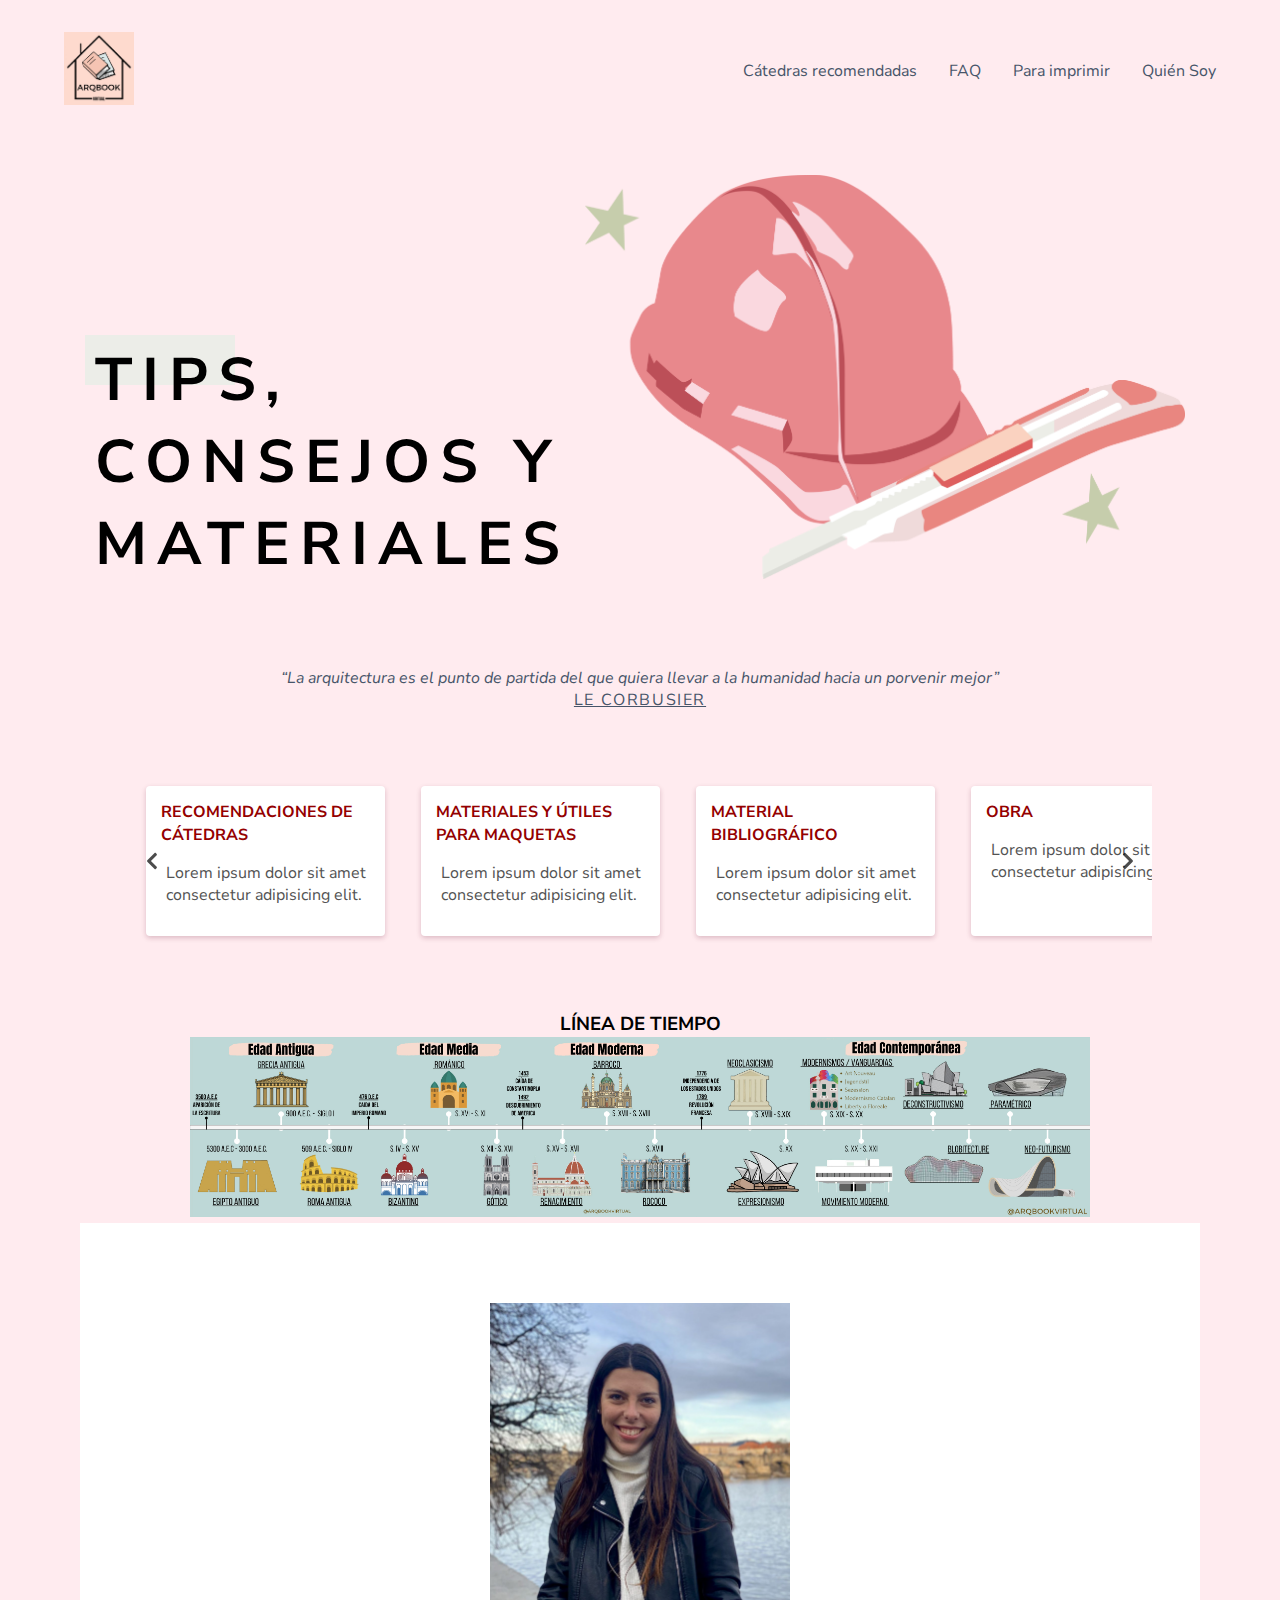
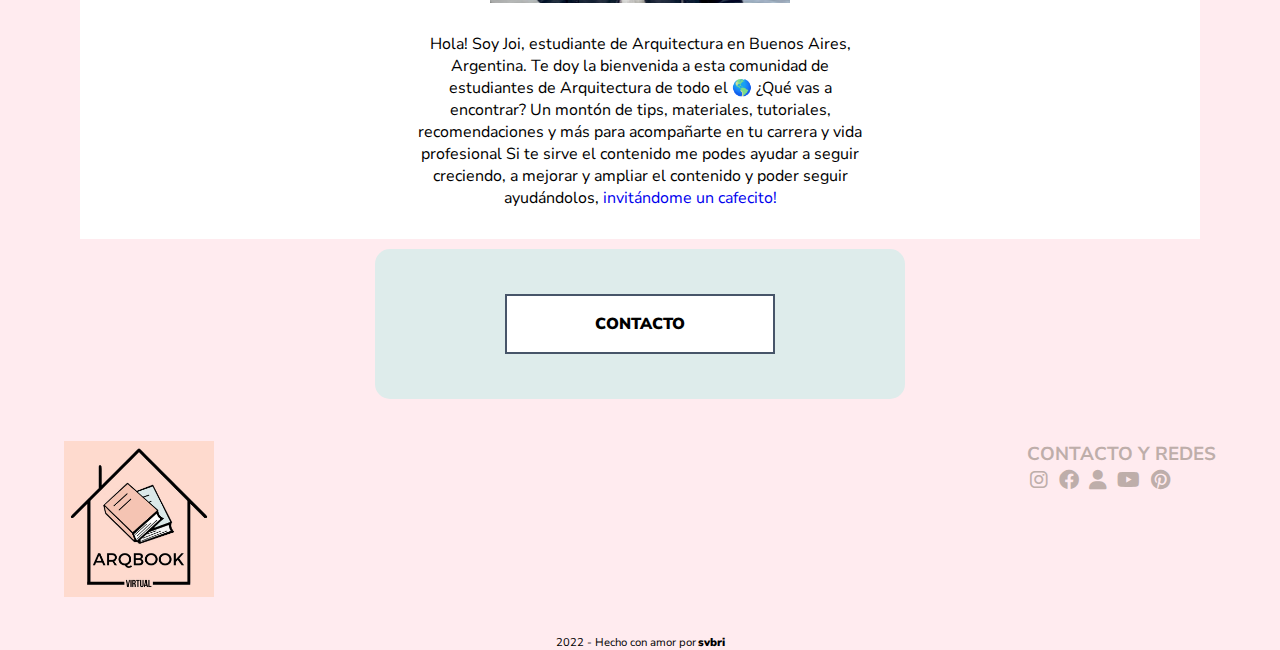
<file: web/index.html>
<!DOCTYPE html>
<html lang="en">

<head>
    <meta charset="UTF-8">
    <meta http-equiv="X-UA-Compatible" content="IE=edge">
    <meta name="viewport" content="width=device-width, initial-scale=1.0">
    <link rel="stylesheet" href="assets/styles/styles.css" rel="stylesheet">
    <link rel="stylesheet" href="assets/css/all.css" rel="stylesheet">
    <script type="text/javascript" src="scripts/hamburger.js"></script>
    <title>ARQBOOK</title>
</head>

<body>
    <header>
        <nav>
            <a href="https://svbri.github.io/arqbook-prueba/web" class="nav"><img
                    src="img/arqnook-scaled-e1611240845398.jpg" alt="logo" class="nav-logo"></a>
            <ul class="nav-menu">
                <li class="nav-item">
                    <a href="#">Cátedras recomendadas</a>
                </li>
                <li class="nav-item">
                    <a href="https://svbri.github.io/arqbook-prueba/web/faq.html">FAQ</a>
                </li>
                <li class="nav-item">
                    <a href=" #">Para imprimir</a>
                </li>
                <li class="nav-item">
                    <a href="#">Quién Soy</a>
                </li>
            </ul>
            <div class="hamburger">
                <span class="bar"></span>
                <span class="bar"></span>
                <span class="bar"></span>
            </div>
        </nav>
    </header>
    <div class="hero-container">
        <div class="hero">
            <div class="hero-text">
                <div class="square"></div>
                <div class="h2-text">
                    <h2>
                        TIPS, CONSEJOS Y MATERIALES
                    </h2>
                </div>
            </div>
            <div class="hero-img">
                <img class="images" src="img/img.png" alt="">
            </div>
        </div>
    </div>
    <div class="lecorbu">
        <p class="quote">
            “La arquitectura es el punto de partida del que quiera llevar a la humanidad hacia un porvenir mejor”
        </p>
        <p class="author">
            LE CORBUSIER
        </p>
    </div>

    <!--     <div class="carousel">
        <div class="item-list">
            <button class="item-arrow item-prev" id="button-prev">9</button>
            <div class="item-track">
                <div class="item">
                    <div>
                        <h3>RECOMENDACIONES DE CÁTEDRAS</h3>
                        <p>Lorem ipsum dolor, sit amet consectetur adipisicing elit.</p>
                    </div>
                </div>
                <div class="item">
                    <div>
                        <h3>MATERIALES Y ÚTILES PARA MAQUETAS</h3>
                        <p>Lorem ipsum dolor, sit amet consectetur adipisicing elit.</p>
                    </div>
                </div>
                <div class="item">
                    <div>
                        <h3>MATERIAL BIBLIOGRÁFICO</h3>
                        <p>Lorem ipsum dolor, sit amet consectetur adipisicing elit.</p>
                    </div>
                </div>
                <div class="item">
                    <div>
                        <h3>OBRA</h3>
                        <p>Lorem ipsum dolor, sit amet consectetur adipisicing elit.</p>
                    </div>
                </div>
                <div class="item">
                    <div>
                        <h3>ÚTILES PARA DIBUJO</h3>
                        <p>Lorem ipsum dolor, sit amet consectetur adipisicing elit.</p>
                    </div>
                </div>
            </div>
            <button class="item-arrow item-next" id="button-next">o</button>
        </div>
    </div> -->

    <div class="carousel">
        <div class="slick-list" id="slick-list">
            <button class="slick-arrow slick-prev" id="button-prev" data-button="button-prev"
                onclick="app.processingButton(event)">
                <svg aria-hidden="true" focusable="false" data-prefix="fas" data-icon="chevron-left"
                    class="svg-inline--fa fa-chevron-left fa-w-10" role="img" xmlns="http://www.w3.org/2000/svg"
                    viewBox="0 0 320 512">
                    <path fill="currentColor"
                        d="M34.52 239.03L228.87 44.69c9.37-9.37 24.57-9.37 33.94 0l22.67 22.67c9.36 9.36 9.37 24.52.04 33.9L131.49 256l154.02 154.75c9.34 9.38 9.32 24.54-.04 33.9l-22.67 22.67c-9.37 9.37-24.57 9.37-33.94 0L34.52 272.97c-9.37-9.37-9.37-24.57 0-33.94z">
                    </path>
                </svg>
            </button>
            <div class="slick-track" id="track">
                <div class="slick">
                    <div>
                        <a href="/">
                            <h4>RECOMENDACIONES DE CÁTEDRAS</h4>
                            <p>Lorem ipsum dolor sit amet consectetur adipisicing elit.</p>
                        </a>
                    </div>
                </div>
                <div class="slick">
                    <div>
                        <a href="/">
                            <h4>MATERIALES Y ÚTILES PARA MAQUETAS</h4>
                            <p>Lorem ipsum dolor sit amet consectetur adipisicing elit.</p>
                        </a>
                    </div>
                </div>
                <div class="slick">
                    <div>
                        <a href="/">
                            <h4>MATERIAL BIBLIOGRÁFICO</h4>
                            <p>Lorem ipsum dolor sit amet consectetur adipisicing elit.</p>
                        </a>
                    </div>
                </div>
                <div class="slick">
                    <div>
                        <a href="/">
                            <h4>OBRA</h4>
                            <p>Lorem ipsum dolor sit amet consectetur adipisicing elit.</p>
                        </a>
                    </div>
                </div>
                <div class="slick">
                    <div>
                        <a href="/">
                            <h4>ÚTILES PARA DIBUJO</h4>
                            <p>Lorem ipsum dolor sit amet consectetur adipisicing elit.</p>
                        </a>
                    </div>
                </div>
                <div class="slick">
                    <div>
                        <a href="/">
                            <h4>DETALLES CONSTRUCTIVOS</h4>
                            <p>Lorem ipsum dolor sit amet consectetur adipisicing elit.</p>
                        </a>
                    </div>
                </div>
                <div class="slick">
                    <div>
                        <a href="/">
                            <h4>CURSOS</h4>
                            <p>Lorem ipsum dolor sit amet consectetur adipisicing elit.</p>
                        </a>
                    </div>
                </div>
                <div class="slick">
                    <div>
                        <a href="/">
                            <h4>UNIVERSIDADES</h4>
                            <p>Lorem ipsum dolor sit amet consectetur adipisicing elit.</p>
                        </a>
                    </div>
                </div>
                <div class="slick">
                    <div>
                        <a href="/">
                            <h4>LIBRERÍAS TÉCNICAS Y MÁS</h4>
                            <p>Lorem ipsum dolor sit amet consectetur adipisicing elit.</p>
                        </a>
                    </div>
                </div>
                
            </div>
            <button class="slick-arrow slick-next" id="button-next" data-button="button-next"
                onclick="app.processingButton(event)">
                <svg aria-hidden="true" focusable="false" data-prefix="fas" data-icon="chevron-right"
                    class="svg-inline--fa fa-chevron-right fa-w-10" role="img" xmlns="http://www.w3.org/2000/svg"
                    viewBox="0 0 320 512">
                    <path fill="currentColor"
                        d="M285.476 272.971L91.132 467.314c-9.373 9.373-24.569 9.373-33.941 0l-22.667-22.667c-9.357-9.357-9.375-24.522-.04-33.901L188.505 256 34.484 101.255c-9.335-9.379-9.317-24.544.04-33.901l22.667-22.667c9.373-9.373 24.569-9.373 33.941 0L285.475 239.03c9.373 9.372 9.373 24.568.001 33.941z">
                    </path>
                </svg>
            </button>
        </div>
    </div>

    <div class="timeline">
        <h3>LÍNEA DE TIEMPO</h3>
        <a href="https://drive.google.com/file/d/1hagmjDveBG3ZXfSb7ZgOFZnnVieqGSN1/view">
            <img src="img/Linea del Tiempo Arquitectura - @arqbookvirtual.jpg" alt="linea de tiempo"
                class="timeline-img">
        </a>
    </div>

    <div class="contact-container">
        <div class="white-container">
            <div id="profile">
                <img src="img/FOTO-scaled-e1612331252106.jpg" alt="foto perfil" class="profile">
                <div class="textitos">
                    <p>Hola! Soy Joi, estudiante de Arquitectura en Buenos Aires, Argentina.
                        Te doy la bienvenida a esta comunidad de estudiantes de Arquitectura de todo el 🌎

                        ¿Qué vas a encontrar?
                        Un montón de tips, materiales, tutoriales, recomendaciones y más para acompañarte en tu carrera
                        y vida profesional

                        Si te sirve el contenido me podes ayudar a seguir creciendo, a mejorar y ampliar el contenido y
                        poder seguir ayudándolos,
                        <a href="https://cafecito.app/arqbookvirtual">invitándome un cafecito!</a>
                    </p>
                </div>
            </div>
        </div>
    </div>

    <a href="https://svbri.github.io/arqbook-prueba/web/contacto.html">
        <div class="div-text-p">
            <div class="text-p">
                <p>CONTACTO</p>
            </div>
        </div>
    </a>
    <footer>
        <div class="footer">
            <div>
                <a href="#" class="nav">
                    <img src="img/arqnook-scaled-e1611240845398.jpg" alt="logo" class="footer-logo">
                </a>
            </div>
            <div class="contactinfo">
                <h3>CONTACTO Y REDES</h3>
                <div id="socials">
                    <i class="fa fa-brands fa-instagram"></i>
                    <i class="fa fa-brands fa-facebook"></i>
                    <i class="fa fa-solid fa-user"></i>
                    <i class="fa fa-brands fa-youtube"></i>
                    <i class="fa fa-brands fa-pinterest"></i>
                </div>
            </div>
        </div>
        <p>2022 - Hecho con amor por <a href="https://github.com/svbri" class="svbri">svbri</a></p>
    </footer>
</body>

</html>
</file>
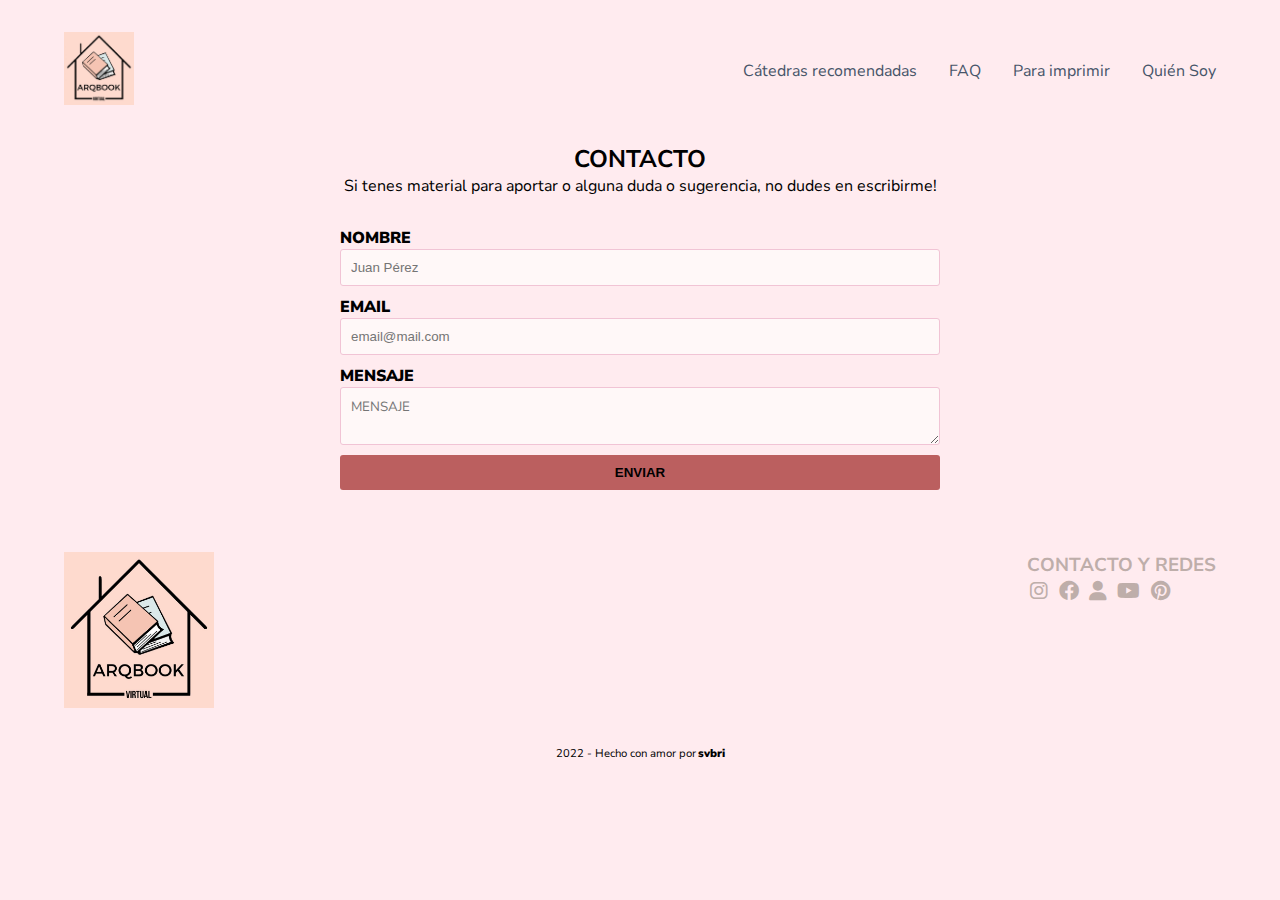
<file: web/contacto.html>
<!DOCTYPE html>
<html lang="en">

<head>
    <meta charset="UTF-8">
    <meta http-equiv="X-UA-Compatible" content="IE=edge">
    <meta name="viewport" content="width=device-width, initial-scale=1.0">
    <link rel="stylesheet" href="assets/styles/styles.css" rel="stylesheet">
    <link rel="stylesheet" href="assets/css/all.css" rel="stylesheet">
    <script type="text/javascript" src="scripts/hamburger.js"></script>
    <title>CONTACTO</title>
</head>

<body>
    <header>
        <nav>
            <a href="https://svbri.github.io/arqbook-prueba/web" class="nav"><img
                    src="img/arqnook-scaled-e1611240845398.jpg" alt="logo" class="nav-logo"></a>
            <ul class="nav-menu">
                <li class="nav-item">
                    <a href="#">Cátedras recomendadas</a>
                </li>
                <li class="nav-item">
                    <a href="https://svbri.github.io/arqbook-prueba/web/faq.html">FAQ</a>
                </li>
                <li class=" nav-item">
                    <a href=" #">Para imprimir</a>
                </li>
                <li class="nav-item">
                    <a href="#">Quién Soy</a>
                </li>
            </ul>
            <div class="hamburger">
                <span class="bar"></span>
                <span class="bar"></span>
                <span class="bar"></span>
            </div>
        </nav>
    </header>
    <div id="contacto">
        <h2>CONTACTO</h2>
        <p>Si tenes material para aportar o alguna duda o sugerencia, no dudes en escribirme!</p>
    </div>
    <div class="form-container">
        <form action="">
            <label for="fname">NOMBRE</label>
            <input type="text" id="fname" placeholder="Juan Pérez">
            <label for="femail">EMAIL</label>
            <input type="text" id="femail" placeholder="email@mail.com">
            <label for="ftext">MENSAJE</label>
            <textarea id="ftext" placeholder="MENSAJE"></textarea>
            <input type="submit" id="sub-button" value="ENVIAR">
        </form>
    </div>

    <footer>
        <div class="footer">
            <div>
                <a href="#" class="nav">
                    <img src="img/arqnook-scaled-e1611240845398.jpg" alt="logo" class="footer-logo">
                </a>
            </div>
            <div class="contactinfo">
                <h3>CONTACTO Y REDES</h3>
                <div id="socials">
                    <i class="fa fa-brands fa-instagram"></i>
                    <i class="fa fa-brands fa-facebook"></i>
                    <i class="fa fa-solid fa-user"></i>
                    <i class="fa fa-brands fa-youtube"></i>
                    <i class="fa fa-brands fa-pinterest"></i>
                </div>
            </div>
        </div>
        <p>2022 - Hecho con amor por <a href="#" class="svbri">svbri</a></p>
    </footer>
</body>

</html>
</file>
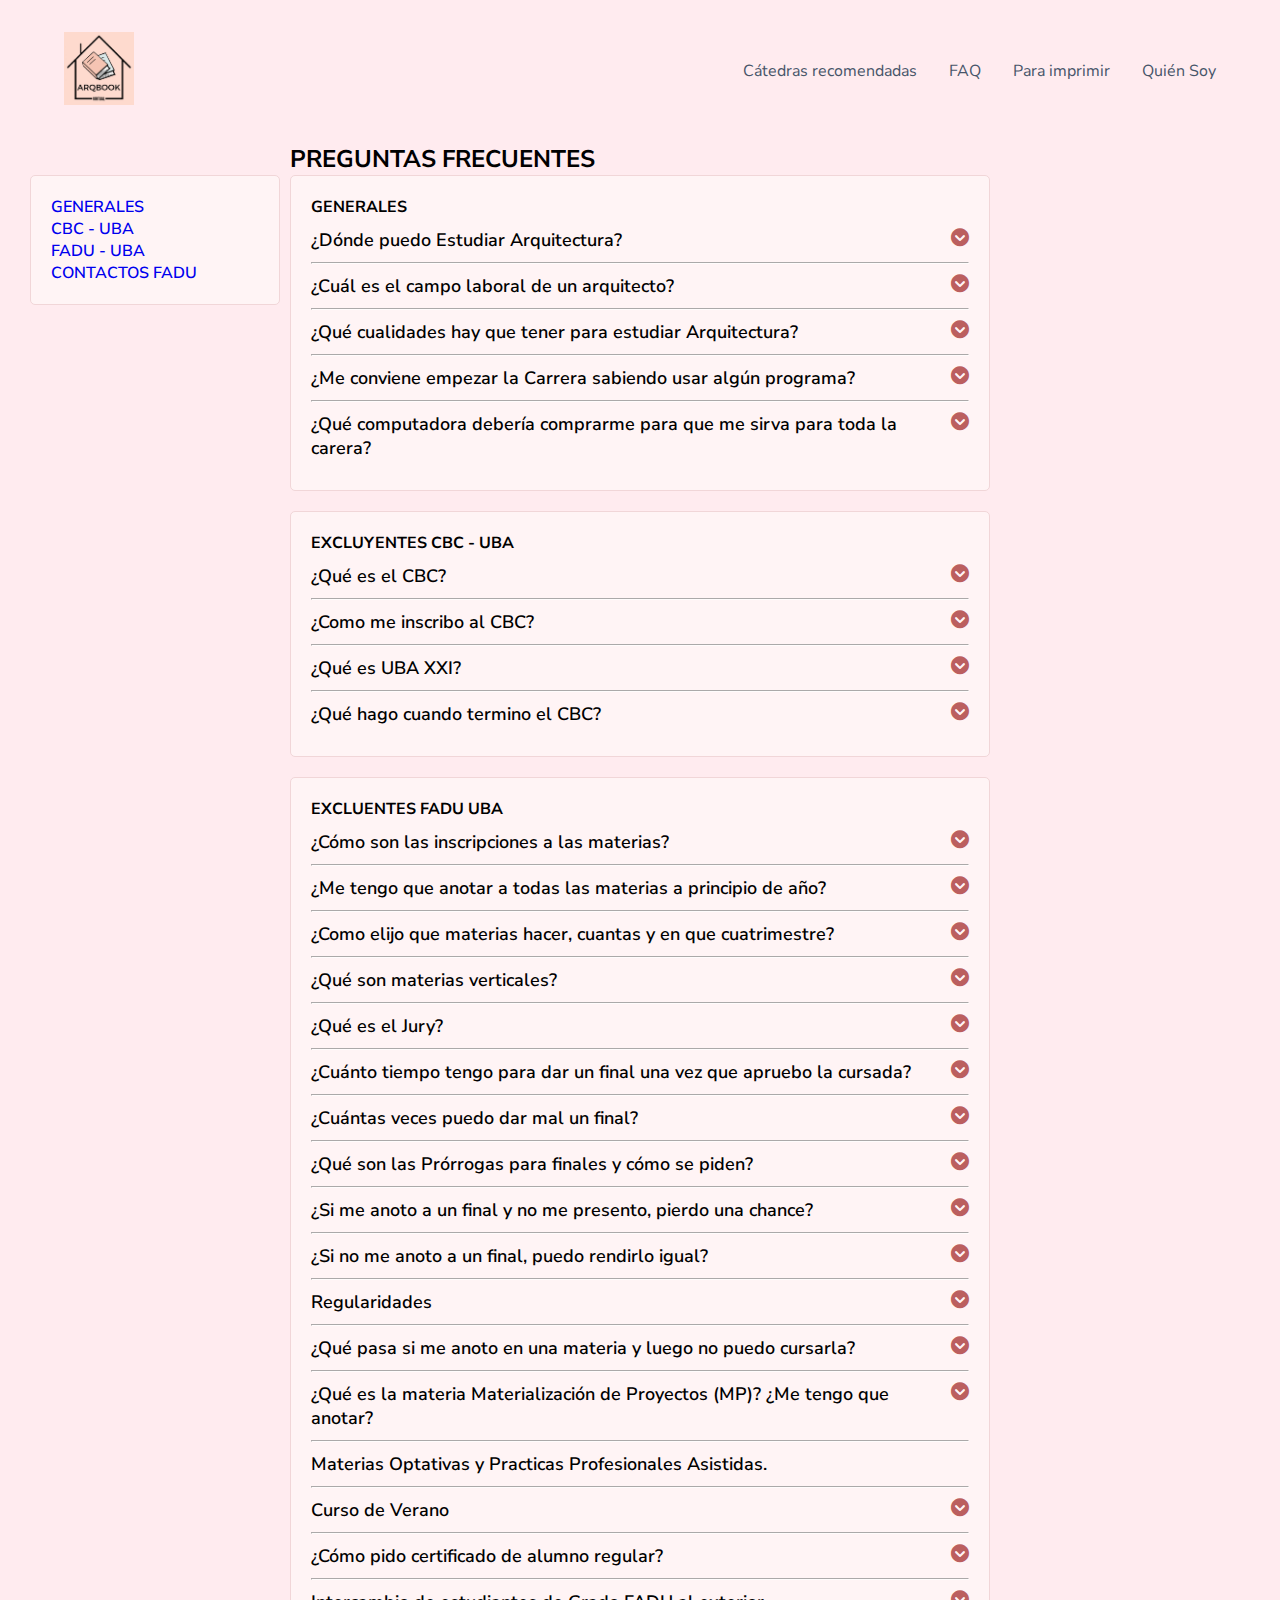
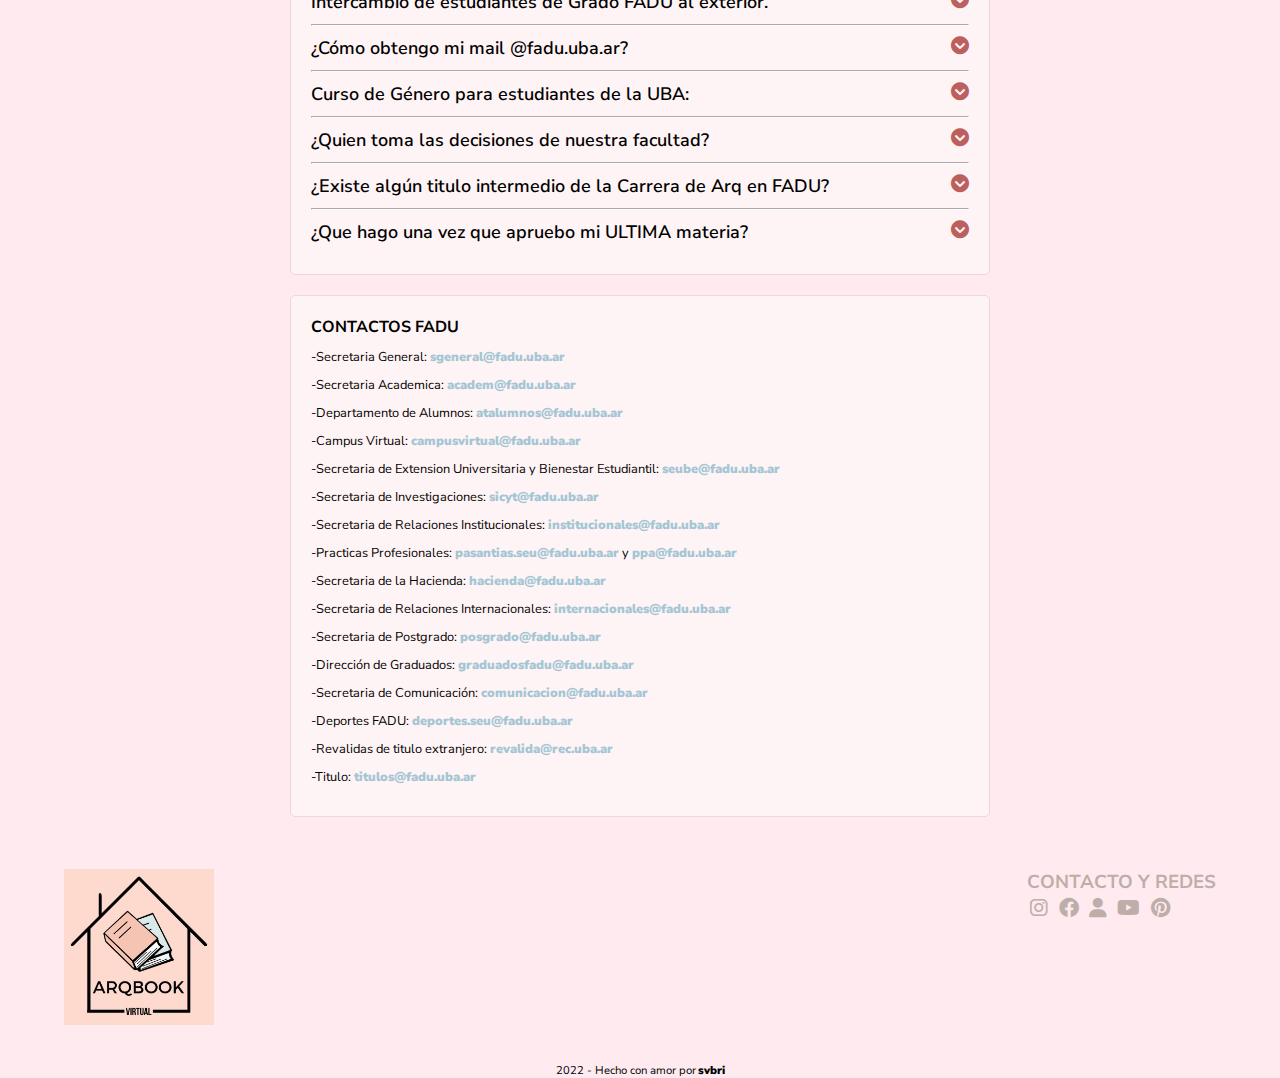
<file: web/faq.html>
<!DOCTYPE html>
<html lang="en">

<head>
    <meta charset="UTF-8">
    <meta http-equiv="X-UA-Compatible" content="IE=edge">
    <meta name="viewport" content="width=device-width, initial-scale=1.0">
    <link rel="stylesheet" href="assets/styles/styles.css" rel="stylesheet">
    <link rel="stylesheet" href="assets/css/all.css" rel="stylesheet">
    <script type="text/javascript" src="scripts/hamburger.js"></script>
    <title>FAQ</title>
    <!-- jQuery -->
    <script type="text/javascript" src="//code.jquery.com/jquery-3.6.0.min.js"></script>

    <script>
        $(document).ready(function () {

            $('.title-arrow').click(function () {

                if ($(this).parent().is('.show')) {
                    $(this).closest('.faq-item').find('.item-content-container').animate({ 'height': '0' }, 500);
                    $(this).closest('.faq-item').removeClass('show');

                } else {
                    const newHeight = $(this).closest('.faq-item').find('#item-content').height() + 'px';
                    $(this).closest('.faq-item').find('.item-content-container').animate({ 'height': newHeight }, 500);
                    $(this).closest('.faq-item').addClass('show');
                }
            });
        });
    </script>
</head>

<body>
    <header class="faq-header">
        <nav>
            <a href="https://svbri.github.io/arqbook-prueba/web" class="nav"><img
                    src="img/arqnook-scaled-e1611240845398.jpg" alt="logo" class="nav-logo"></a>
            <ul class="nav-menu">
                <li class="nav-item">
                    <a href="#">Cátedras recomendadas</a>
                </li>
                <li class="nav-item">
                    <a href="https://svbri.github.io/arqbook-prueba/web/faq.html">FAQ</a>
                </li>
                <li class=" nav-item">
                    <a href=" #">Para imprimir</a>
                </li>
                <li class="nav-item">
                    <a href="#">Quién Soy</a>
                </li>
            </ul>
            <div class="hamburger">
                <span class="bar"></span>
                <span class="bar"></span>
                <span class="bar"></span>
            </div>
        </nav>
    </header>

    <!--     <section class="faq-guide">
        <div class="container-guide">
            <ul>
                <li class="guide-item">
                    GENERALES
                </li>
                <li class="guide-item">
                    CBC - UBA
                </li>
                <li class="guide-item">
                    FADU - UBA
                </li>
                <li class="guide-item">
                    CONTACTOS FADU
                </li>
            </ul>
        </div>
    </section> -->
    <section id="faq">

        <div class="faq">
            <div class="faq-container">
                <h2>PREGUNTAS FRECUENTES</h2>
                <div class="container-guide">
                    <ul>
                        <li class="guide-item">
                            <a href="#generales">GENERALES</a>
                        </li>
                        <li class="guide-item">
                            <a href="#cbc">CBC - UBA</a>
                        </li>
                        <li class="guide-item">
                            <a href="#fadu">FADU - UBA</a>
                        </li>
                        <li class="guide-item">
                            <a href="#contactosfadu">CONTACTOS FADU</a>
                        </li>
                    </ul>
                </div>

                <div id="general">
                    <h4 class="faq-title" id="generales">GENERALES</h4>
                    <ul>
                        <li class="faq-item">
                            <div class="title-arrow">
                                <p id="item-title">¿Dónde puedo Estudiar Arquitectura?</p>
                                <i class="fa-solid fa-circle-chevron-down"></i>
                            </div>
                            <div class="item-content-container">
                                <p id="item-content">Hace click acá para acceder a una lista de
                                    universidades
                                    donde se dicta
                                    la
                                    Carrera.</p>
                            </div>
                        </li>
                        <hr>
                        <li class="faq-item">
                            <div class="title-arrow">
                                <p id="item-title">¿Cuál es el campo laboral de un arquitecto?</p>
                                <i class="fa-solid fa-circle-chevron-down"></i>
                            </div>
                            <div class="item-content-container">
                                <p id="item-content">Es sumamente <b>amplio y variado</b>: pueden trabajar
                                    en
                                    áreas técnicas
                                    de
                                    edificación, en diseño,
                                    docencia,
                                    divulgación o
                                    investigación. Algunas opciones son: Analista de inversión inmobiliaria, Arquitecto
                                    Independiente o
                                    en
                                    un estudio,
                                    Director de obra, Diseñador de interiores (residencial o comercial), Diseñador de
                                    instalaciones y
                                    estructuras,
                                    Calculista, Escenógrafo, Escritor de libros, revistas y websites de arquitectura,
                                    Gestor
                                    de
                                    calidad,
                                    Gestor
                                    inmobiliario, Investigador, Museógrafo, Profesor, Urbanista, Político, Venta y
                                    asesoramiento
                                    al
                                    público
                                    (mueblerías,
                                    casa de Deco), Experto en acústica, en cálculo de presupuestos, en eficiencia
                                    energética, en
                                    domótica,
                                    en luminotecnia,
                                    en patrimonio, en realidad virtual, en rehabilitación de edificios, en seguridad
                                    contra
                                    incendios,
                                    en
                                    arquitectura
                                    sustentable.</p>
                            </div>
                        </li>
                        <hr>
                        <li class="faq-item">
                            <div class="title-arrow">
                                <p id="item-title">¿Qué cualidades hay que tener para estudiar Arquitectura?</p>
                                <i class="fa-solid fa-circle-chevron-down"></i>
                            </div>
                            <div class="item-content-container">
                                <p id="item-content">Ser creativo, pro-activo, trabajar bien en equipo,
                                    detallista,
                                    dedicado,
                                    analítico. No hace falta
                                    saber
                                    dibujar ni ser
                                    amante de las matemáticas (son solo mitos!) Todo se practica y aprende. Si hay que
                                    amar
                                    la
                                    carrera y
                                    lo
                                    que uno hace, se
                                    necesita mucho esfuerzo, noches sin dormir y mucha dedicación.</p>
                            </div>
                        </li>
                        <hr>
                        <li class="faq-item">
                            <div class="title-arrow">
                                <p id="item-title">¿Me conviene empezar la Carrera sabiendo usar algún programa?</p>
                                <i class="fa-solid fa-circle-chevron-down"></i>
                            </div>
                            <div class="item-content-container">
                                <p id="item-content">Depende! Te recomiendo que primero averigües si en tu
                                    facultad enseñan
                                    algún programa o no y de que
                                    no
                                    se enseñen te
                                    recomiendo empezar aprendiendo Autocad. Suele ser uno de los primeros que se aprende
                                    y
                                    de
                                    los mas
                                    usados!</p>
                            </div>
                        </li>
                        <hr>
                        <li class="faq-item">
                            <div class="title-arrow">
                                <p id="item-title">¿Qué computadora debería comprarme para que me sirva para toda la
                                    carera?
                                </p>
                                <i class="fa-solid fa-circle-chevron-down"></i>
                            </div>
                            <div class="item-content-container">
                                <p id="item-content">Las computadoras de escritorio tienen un mejor
                                    rendimiento que las
                                    portatiles (notebook) pero lo que
                                    elijas también
                                    dependera de tus comodidades, necesidades y el presupuesto que puedan gastar. Hace
                                    click
                                    acá
                                    para
                                    ver mi
                                    posteo de
                                    Instagram en el cual cuento un poco sobre los componentes de las computadoras.
                                    También
                                    estos
                                    dependerán
                                    de que programas
                                    vayas a usar, para varios componentes aclare los mínimos de Lumion ya que es uno de
                                    los
                                    programas
                                    que
                                    más cosas
                                    requiere, si no vas a usar este programa podes usar componentes menos potentes asi
                                    disminuís
                                    el
                                    precio
                                    de la
                                    Computadora.
                                    Según recomendaciones de técnicos y estudiantes de Arq, una buena opción para un
                                    estudiante
                                    o
                                    arquitecto
                                    independiente sería: (OJO! Si van a comprar los componentes por separado averigüen
                                    bien
                                    que
                                    sean
                                    compatibles, mejor
                                    siempre asesorase con alguien que sepa)
                                    -RAM: 16 gb con frecuencia de 3200/3600 idealmente
                                    -CPU: Intel o Ryzen 7
                                    -HDD: 1 tb
                                    -SSD: 256 a 512 gb
                                    -GPU: Hay muchísimas opciones, dependen como armen lo demás, pero alguna de las
                                    GTX
                                    16xx
                                    seguro
                                    vaya
                                    bien! También
                                    estén atentos a los modelos que salen nuevos
                                    -Pantalla: 1920 x 1080 (full hd), IPS</p>
                            </div>
                        </li>
                    </ul>
                </div>

                <div id="general">
                    <h4 class="faq-title" id="cbc">EXCLUYENTES CBC - UBA</h4>
                    <ul>
                        <li class="faq-item">
                            <div class="title-arrow">
                                <p id="item-title">¿Qué es el CBC?</p>
                                <i class="fa-solid fa-circle-chevron-down"></i>
                            </div>
                            <div class="item-content-container">
                                <p id="item-content">Ciclo Básico Común. Es el primer año de todas las carreras
                                    de la
                                    Universidad de Buenos Aires. Existe
                                    desde 1985 como reemplazo de los exámenes de ingreso. Está compuesto por dos
                                    materias
                                    globales, dos
                                    determinadas por la orientación de la carrera y otras dos propias de la carrera en
                                    sí.
                                    Para
                                    la
                                    Carrera de Arquitectura las Materias son: Sociedad y Estado (Cuatrimestral – 4hs),
                                    Pensamiento
                                    Científico (Cuatrimestral – 4hs), Filosofía (Cuatrimestral – 4hs), Matemática
                                    (Cuatrimestral
                                    – 6hs),
                                    Taller de Dibujo (Anual – 4 hs), Introducción al Pensamiento Proyectual I
                                    (Cuatrimestral
                                    –
                                    8hs),
                                    Introducción al Pensamiento Proyectual II (Cuatrimestral – 8hs). Mínimo te lleva un
                                    año
                                </p>
                            </div>
                        </li>
                        <hr>
                        <li class="faq-item">
                            <div class="title-arrow">
                                <p id="item-title">¿Como me inscribo al CBC?</p>
                                <i class="fa-solid fa-circle-chevron-down"></i>
                            </div>
                            <div class="item-content-container">
                                <p id="item-content">La inscripción para INGRESANTES 2021 (para quienes nunca
                                    se
                                    inscribieron en
                                    la UBA) es del 8 AL 26
                                    DE FEBRERO, la inscripción va a ser online por la plataforma del TAD. Requisitos:
                                    DNI
                                    VIGENTE
                                    (chequea con tiempo donde dice fecha de vencimiento) y TÍTULO SECUNDARIO (Para
                                    cursar
                                    materias por
                                    CBC, deberás acreditar la finalización del nivel medio sin adeudar materias, si
                                    debes
                                    materias no
                                    podes inscribirte al CBC. Si tu titulo esta en tramite pedí a tu secundaria que te
                                    envié
                                    un
                                    comprobante de que finalistaste el secundario y que el titulo esta en tramite. Si tu
                                    título
                                    secundario fue expedido en el exterior, se requiere la correspondiente convalidación
                                    del
                                    Ministerio
                                    de Educación.
                                    Para más info: www.cbc.uba.ar y por mail a cbcinfociudad@cbc.uba.ar</p>
                            </div>
                        </li>
                        <hr>
                        <li class="faq-item">
                            <div class="title-arrow">
                                <p id="item-title">¿Qué es UBA XXI?</p>
                                <i class="fa-solid fa-circle-chevron-down"></i>
                            </div>
                            <div class="item-content-container">
                                <p id="item-content" class="hide">Es el programa de Educación a Distancia de la UBA,
                                    dirigido a personas
                                    interesadas en cursar algunas
                                    materias del CBC en forma virtual, a través de un campus donde se sube contenido y
                                    bibliografía. Las
                                    evaluaciones son 2 parciales presenciales (durante la pandemia son virtuales) y
                                    existe
                                    la
                                    posibilidad de promoción y sino vas al final normal también presencial (en la
                                    pandemia
                                    virtual).
                                    PROS: No es necesario ser alumno de la UBA ni haber terminado el secundario, podes
                                    realizarlo
                                    mientras estas en los últimos dos años. También es una buena opción si no llegaste a
                                    anotarte como
                                    alumno regular al CBC. Dato: Tiene materias intensivas en Verano por si desaprobaste
                                    algo
                                    del CBC o
                                    queres adelantar. Para más info: ubaxxi.uba.ar/ y por mail a info21@rec.uba.ar</p>
                            </div>
                        </li>
                        <hr>
                        <li class="faq-item">
                            <div class="title-arrow">
                                <p id="item-title">¿Qué hago cuando termino el CBC?</p>
                                <i class="fa-solid fa-circle-chevron-down"></i>
                            </div>
                            <div class="item-content-container">
                                <p id="item-content" class="hide">El Empadronamiento a la Carrera. Requisitos: Título
                                    del
                                    secundario
                                    legalizado, Foto 4×4, Declaración
                                    jurada firmada, Analítico del CBC (Foto de la libreta del CBC o del SIU Guarani con
                                    las
                                    materias
                                    aprobadas, si hiciste materias por UBA XXI capturas de pantalla con las
                                    aprobaciones).
                                    Si es
                                    online
                                    todo escaneado a color y se envía todo junto por mail. Info oficial, fechas, mail y
                                    procedimiento:
                                    www.fadu.uba.ar/post/1678-145-empadronamiento-2021</p>
                            </div>
                        </li>
                    </ul>
                </div>

                <div id="general">
                    <h4 class="faq-title" id="fadu">EXCLUENTES FADU UBA</h4>
                    <ul>
                        <li class="faq-item">
                            <div class="title-arrow">
                                <p id="item-title">¿Cómo son las inscripciones a las materias?</p>
                                <i class="fa-solid fa-circle-chevron-down"></i>
                            </div>
                            <div class="item-content-container">
                                <p id="item-content">
                                    Son través del SIU GUARANI, se asigna un día de inscripción para cada
                                    carrera y nivel y también hay un día especial para materias verticales y otro de
                                    inscripciones complementarias. Esto se puede ver en el Calendario Académico. Siempre
                                    suelen
                                    empezar 10 am y terminar 20 hs. El sistema suele colapsar, no entres en pánico,
                                    preparate
                                    con tiempo (asegurate de saber la contraseña) y pensa varias opciones de cátedra
                                    para
                                    una
                                    misma materia por si llegas a quedarte sin cupo. Más tips para las inscripciones y
                                    para
                                    la
                                    elección de cátedras.
                                </p>
                            </div>
                        </li>
                        <hr>
                        <li class="faq-item">
                            <div class="title-arrow">
                                <p id="item-title">¿Me tengo que anotar a todas las materias a principio de año?</p>
                                <i class="fa-solid fa-circle-chevron-down"></i>
                            </div>
                            <div class="item-content-container">
                                <p id="item-content">
                                    SI. Las inscripciones a principio de año es a la totalidad de las
                                    asignaturas que vas a cursar en el presente ciclo lectivo: Anuales y cuatrimestrales
                                    en
                                    ambos cuatrimestres. Si para el segundo cuatrimestre queres hacer alguna
                                    modificación. a
                                    mitad de año abren las inscripciones pero solo vas a poder realizar 2 movimientos.
                                </p>
                            </div>
                        </li>
                        <hr>
                        <li class="faq-item">
                            <div class="title-arrow">
                                <p id="item-title">¿Como elijo que materias hacer, cuantas y en que cuatrimestre?</p>
                                <i class="fa-solid fa-circle-chevron-down"></i>
                            </div>
                            <div class="item-content-container">
                                <p id="item-content">
                                    Es tu decisión. Podes guiarte por los Niveles del Plan de Estudios y no
                                    olvides SIEMPRE tener en cuenta las Correlatividades. Para la elección de que
                                    materia
                                    hacer
                                    en cada cuatri podes tener distintos criterios: según el contenido de las materias
                                    (que
                                    te
                                    parece más importante o útil saber antes), por la exigencia (tener materias
                                    exigentes
                                    repartidas en ambos cuatris o todas las exigentes en el primer cuatri para tener un
                                    segundo
                                    cuatri mas tranquilo), por como es la aprobación (si tienen finales o se
                                    promocionan,
                                    asi
                                    dividis y tener misma cantidad de finales en julio y en diciembre o como los
                                    prefieras
                                    tener), por fechas de finales (los finales duran 2 semanas, ver segun el calendario
                                    academico que finales caen mas espaciados entre si y de las entregas de por ej.
                                    Arquitectura
                                    y segun esas fechas dividir cual te conviene hacer cada cuatrimestre). Las
                                    correlativas
                                    deben cumplirse al INICIO DE LA CURSADA es decir, por mas que la cursada sea anual y
                                    uno
                                    planee rendir en mayo por ej el final que necesita para esa materia: NO puede
                                    hacerlo.
                                    Debe
                                    tener las correlativas la momento de inicio de la cursada. Diferente es si uno se
                                    anota
                                    a
                                    una materia para el segundo cuatrimestre y va a dar sus correlativas en el primer
                                    cuatrimestre, en ese caso si se puede porque al empezar la cursada del segundo
                                    cuatrimestre
                                    uno va a tener lo que necesitaba aprobado.
                                </p>
                            </div>
                        </li>
                        <hr>
                        <li class="faq-item">
                            <div class="title-arrow">
                                <p id="item-title">¿Qué son materias verticales?</p>
                                <i class="fa-solid fa-circle-chevron-down"></i>
                            </div>
                            <div class="item-content-container">
                                <p id="item-content">
                                    La inscripción es vertical si te inscribís en la misma cátedra en la que aprobaste
                                    el
                                    nivel
                                    anterior de la
                                    materia, no habiendo pasado más de dos años de dicha aprobación. Es decir, si hacés
                                    uso
                                    de
                                    la verticalidad
                                    tenés la vacante asegurada. Dicha inscripción sólo la podrás modificar el día de
                                    inscripción
                                    complementaria
                                    (este año: 29 de marzo 2021), pero perderás tu prioridad en caso que esa cátedra se
                                    complete.
                                </p>
                            </div>
                        </li>
                        <hr>
                        <li class="faq-item">
                            <div class="title-arrow">
                                <p id="item-title">¿Qué es el Jury?</p>
                                <i class="fa-solid fa-circle-chevron-down"></i>
                            </div>
                            <div class="item-content-container">
                                <p id="item-content">
                                    Es una presentación de tu proyecto de Arquitectura, que se realiza en 3er y 5to año,
                                    donde
                                    expones, explicas
                                    y defendés tu proyecto ante un jurado de titulares y /o profesores de distintas
                                    cátedras.
                                </p>
                            </div>
                        </li>
                        <hr>
                        <li class="faq-item">
                            <div class="title-arrow">
                                <p id="item-title">¿Cuánto tiempo tengo para dar un final una vez que apruebo la
                                    cursada?
                                </p>
                                <i class="fa-solid fa-circle-chevron-down"></i>
                            </div>
                            <div class="item-content-container">
                                <p id="item-content">
                                    La aprobación de los trabajos prácticos de las asignaturas de promoción por examen
                                    tienen
                                    una vigencia de
                                    tres años subsiguientes a la firma de los mismos. (Esta reglamentación rige para los
                                    alumnos
                                    que han
                                    ingresado a la FADU a partir de 2003 en adelante). Esto quiere decir que uno tiene 3
                                    años
                                    para dar un final
                                    una vez aprobada la cursada, de no darlo, deberá cursar de nuevo. También existe la
                                    posibilidad de pedir una
                                    Prórroga para darlo.
                                </p>
                            </div>
                        </li>
                        <hr>
                        <li class="faq-item">
                            <div class="title-arrow">
                                <p id="item-title">¿Cuántas veces puedo dar mal un final?</p>
                                <i class="fa-solid fa-circle-chevron-down"></i>
                            </div>
                            <div class="item-content-container">
                                <p id="item-content">
                                    3 Veces. Si reprobás el examen final de una asignatura en tres instancias, los
                                    trabajos
                                    prácticos caducarán
                                    y deberás recursar y aprobar la materia para poder volver a rendir final
                                </p>
                            </div>
                        </li>
                        <hr>
                        <li class="faq-item">
                            <div class="title-arrow">
                                <p id="item-title">¿Qué son las Prórrogas para finales y cómo se piden?</p>
                                <i class="fa-solid fa-circle-chevron-down"></i>
                            </div>
                            <div class="item-content-container">
                                <p id="item-content">
                                    El otorgamiento de la prórroga del vencimiento de Trabajo Práctico tiene como
                                    finalidad
                                    favorecer la
                                    trayectoria del estudiante propiciando las condiciones para la continuidad de sus
                                    estudios
                                    en casos donde no
                                    se pudo aprobar en tiempo y forma materias que requieren de examen final para su
                                    aprobación.
                                    Según lo
                                    establecido por la RESOL. 365/19 los alumnos de la carrera de Arquitectura tienen
                                    derecho de
                                    8 prorrogas a
                                    lo largo de la carrera. Es indistinto si son para la misma materia o para materias
                                    diferentes. Requisitos:
                                    Ser alumno regular al momento de solicitar la prórroga y el Trabajo Práctico debe
                                    haber
                                    vencido en el
                                    llamado a examen inmediato anterior a la fecha de la solicitud. Para la entrega del
                                    formulario
                                    correspondiente, antes de cada fecha de inscripción a examen, se establecerá el
                                    período
                                    para
                                    la recepción de
                                    los pedidos de prórroga nunca inferior a los 5 días de duración, en el Departamento
                                    de
                                    Alumnos. Prorroga
                                    Automatica: Se da cuando la materia la firmas en diciembre, se “corre” hasta la
                                    segunda
                                    fecha de
                                    febrero/marzo (del próximo año). Se cambia automáticamente en el SIU, en nov/dic
                                    cuando
                                    esta
                                    por vencer. Si
                                    cursaste en verano, la materia vence en mayo (3 años después). Hay que esperar a que
                                    se
                                    venza la materia
                                    para pedir prórroga. El vencimiento de una materia NO es retroactivo, no tiene
                                    implicancias
                                    en aquellas
                                    materias que requería su correlatividad porque al momento de cursarla cumplías con
                                    sus
                                    correlativas.
                                </p>
                            </div>
                        </li>
                        <hr>
                        <li class="faq-item">
                            <div class="title-arrow">
                                <p id="item-title">¿Si me anoto a un final y no me presento, pierdo una chance?</p>
                                <i class="fa-solid fa-circle-chevron-down"></i>
                            </div>
                            <div class="item-content-container">
                                <p id="item-content">
                                    No. Siempre y cuando no te presentes al final. Las chances se pierden cuando te
                                    presentas y
                                    reprobás (te
                                    aplazan).</p>
                            </div>
                        </li>
                        <hr>
                        <li class="faq-item">
                            <div class="title-arrow">
                                <p id="item-title">¿Si no me anoto a un final, puedo rendirlo igual?</p>
                                <i class="fa-solid fa-circle-chevron-down"></i>
                            </div>
                            <div class="item-content-container">
                                <p id="item-content">
                                    No. Si o si tenes que anotarte a travez del SIU GUARANI durante las fechas de
                                    inscripción
                                </p>
                            </div>
                        </li>
                        <hr>
                        <li class="faq-item">
                            <div class="title-arrow">
                                <p id="item-title">Regularidades</p>
                                <i class="fa-solid fa-circle-chevron-down"></i>
                            </div>
                            <div class="item-content-container">
                                <p id="item-content">
                                    Para ser alumno regular de la FADU debes aprobar (con examen final o promoción
                                    directa)
                                    una
                                    materia por
                                    Ciclo Lectivo, o dos cada dos Ciclos Lectivos consecutivos. Si perdiste la condición
                                    de
                                    regularidad, el
                                    sistema no te permitirá realizar la inscripción, advirtiéndote que te encontrás en
                                    calidad
                                    de alumno «no
                                    regular». Para resolver la situación, deberás solicitar tu reincorporación en la
                                    Dirección
                                    de Alumnos
                                    enviando un mail a pye@fadu.uba.ar dentro de la fecha que se establezca.
                                </p>
                            </div>
                        </li>
                        <hr>
                        <li class="faq-item">
                            <div class="title-arrow">
                                <p id="item-title">¿Qué pasa si me anoto en una materia y luego no puedo cursarla?</p>
                                <i class="fa-solid fa-circle-chevron-down"></i>
                            </div>
                            <div class="item-content-container">
                                <p id="item-content">
                                    Si te das de baja por el SIU GUARANI durante el periodo permitido no pasa nada. Pero
                                    si
                                    no
                                    te das de baja o
                                    abandonas la cursaba, si es una materia cuatrimestral, no podrás volver a
                                    inscribirte en
                                    el
                                    cuatrimestre
                                    siguiente. Si no cursás alguna de las materias optativas en la que estás anotado, no
                                    podrás
                                    inscribirte en
                                    ninguna optativa en el próximo cuatrimestre. Este año 2021 podes darte de baja del 9
                                    de
                                    abril al 7 de mayo
                                    por Internet a través del SIU
                                </p>
                            </div>
                        </li>
                        <hr>
                        <li class="faq-item">
                            <div class="title-arrow">
                                <p id="item-title">¿Qué es la materia Materialización de Proyectos (MP)? ¿Me tengo que
                                    anotar?
                                </p>
                                <i class="fa-solid fa-circle-chevron-down"></i>
                            </div>
                            <div class="item-content-container">
                                <p id="item-content">
                                    MP es una materia que complementa durante el segundo cuatrimestre a AIII y deben
                                    cursarse
                                    simultáneamente y
                                    en el mismo turno. La inscripción a la asignatura Materialización de Proyectos (MP)
                                    se
                                    realizará
                                    automáticamente a mitad de año. Esta inscripción no computará entre las dos que se
                                    realicen
                                    a mitad de año.
                                </p>
                            </div>
                        </li>
                        <hr>
                        <li class="faq-item">
                            <p id="item-title">Materias Optativas y Practicas Profesionales Asistidas.</p>
                        </li>
                        <hr>
                        <li class="faq-item">
                            <div class="title-arrow">
                                <p id="item-title">Curso de Verano</p>
                                <i class="fa-solid fa-circle-chevron-down"></i>
                            </div>
                            <div class="item-content-container">
                                <p id="item-content">
                                    Las inscripciones son través del SIU GUARANI, durante un periodo. Las fechas de
                                    inscripción,
                                    de baja de
                                    materias y la información de materias, cátedras y días de cursada esta acá:
                                    http://www.fadu.uba.ar/post/1378-curso-de-verano . Si abandonaste la cursada sin
                                    darte
                                    de
                                    baja no podrás
                                    cursar la misma asignatura en el Ciclo lectivo 2021 (materia anual) o en el 1º
                                    cuatrimestre
                                    2021 (materia
                                    cuatrimestral). Los estudiantes podrán cursar como máximo 120 hs., es decir, una
                                    sola
                                    materia anual o dos
                                    cuatrimestrales y no se aceptaran inscripciones en horarios superpuestos o superando
                                    la
                                    carga horaria máxima
                                    establecida</p>
                            </div>
                        </li>
                        <hr>
                        <li class="faq-item">
                            <div class="title-arrow">
                                <p id="item-title">¿Cómo pido certificado de alumno regular?</p>
                                <i class="fa-solid fa-circle-chevron-down"></i>
                            </div>
                            <div class="item-content-container">
                                <p id="item-content">
                                    EN LA PÁGINA DE FADU: www.fadu.uba.ar/application/information/view/519
                                </p>
                            </div>
                        </li>
                        <hr>
                        <li class="faq-item">
                            <div class="title-arrow">
                                <p id="item-title">Intercambio de estudiantes de Grado FADU al exterior.</p>
                                <i class="fa-solid fa-circle-chevron-down"></i>
                            </div>
                            <div class="item-content-container">
                                <p id="item-content">
                                    Requisitos: Ser alumno regular FADU, tener un 55% “aproximado” (como mínimo) del
                                    plan de
                                    estudios de la
                                    carrera con FINALES APROBADOS y estar en condiciones de cursar optativas. Dicho
                                    porcentaje
                                    aparece en el
                                    sistema SIU a su alcance y tener un promedio mínimo de 5 (cinco). Para ver que
                                    facultades
                                    del mundo tienen
                                    convenio con FADU y como hacer para aplicar:
                                    www.fadu.uba.ar/categoria/76-estudiantes-fadu-al-exterior .
                                    Mail de consulta: internacionales@fadu.uba.ar</p>
                            </div>
                        </li>
                        <hr>
                        <li class="faq-item">
                            <div class="title-arrow">
                                <p id="item-title">¿Cómo obtengo mi mail @fadu.uba.ar?</p>
                                <i class="fa-solid fa-circle-chevron-down"></i>
                            </div>
                            <div class="item-content-container">
                                <p id="item-content">www.fadu.uba.ar/application/information/view/529</p>
                            </div>
                        </li>
                        <hr>
                        <li class="faq-item">
                            <div class="title-arrow">
                                <p id="item-title">Curso de Género para estudiantes de la UBA:</p>
                                <i class="fa-solid fa-circle-chevron-down"></i>
                            </div>
                            <div class="item-content-container">
                                <p id="item-content">Clave: género2021 –>
                                    campusacademica.rec.uba.ar/enrol/index.php?id=3968</p>
                            </div>
                        </li>
                        <hr>
                        <li class="faq-item">
                            <div class="title-arrow">
                                <p id="item-title">¿Quien toma las decisiones de nuestra facultad?</p>
                                <i class="fa-solid fa-circle-chevron-down"></i>
                            </div>
                            <div class="item-content-container">
                                <p id="item-content">
                                    El Consejo Directivo es la máxima autoridad de la Facultad y está compuesto por
                                    miembros
                                    de
                                    los distintos
                                    claustros:
                                    -8 profesores (5 por la lista de mayoría y 3 por minoría)
                                    -4 graduados (3 por la lista de mayoría y 1 por minoría)
                                    -4 estudiantes (3 por la lista de mayoría y 1 por minoría)
                                    -Los no docentes tienen voz pero no voto.
                                    El claustro de profesores lo forman los titulares y adjuntos regulares, quienes
                                    votan a
                                    sus
                                    consejeros
                                    respectivos, cuyos mandatos duran 4 años.
                                    El claustro de graduados lo forman todos los egresados empadronados
                                    y egresados de otras facultades nacionales que posean como mínimo dos
                                    años de docentes en la FADU, quienes votan a sus consejeros, cuyos mandatos duran 2
                                    años.
                                    El claustro de los estudiantes lo forman todos los alumnos regulares, quienes votan
                                    a
                                    sus
                                    consejeros, cuyos
                                    mandatos duran 2 años.</p>
                            </div>
                        </li>
                        <hr>
                        <li class="faq-item">
                            <div class="title-arrow">
                                <p id="item-title">¿Existe algún titulo intermedio de la Carrera de Arq en FADU?</p>
                                <i class="fa-solid fa-circle-chevron-down"></i>
                            </div>
                            <div class="item-content-container">
                                <p id="item-content">
                                    NO. El titulo de Grado de la carrera es de Arquitecto no habiendo titulo intermedio
                                </p>
                            </div>
                        </li>
                        <hr>
                        <li class="faq-item">
                            <div class="title-arrow">
                                <p id="item-title">¿Que hago una vez que apruebo mi ULTIMA materia?</p>
                                <i class="fa-solid fa-circle-chevron-down"></i>
                            </div>
                            <div class="item-content-container">
                                <p id="item-content">
                                    Comenzás el trámite para que te otorguen el titulo. Info en:
                                    www.fadu.uba.ar/categoria/172-ttulos-de-carreras-de-grado</p>
                            </div>
                        </li>
                    </ul>
                </div>

                <div id="general">
                    <h4 class="faq-title" id="contactosfadu">CONTACTOS FADU</h4>
                    <ul>    
                        <li class="faq-item">
                            -Secretaria General: <a class="faq-mail" href="mailto:sgeneral@fadu.uba.ar">sgeneral@fadu.uba.ar</a>
                        </li>
                        <li class="faq-item">
                            -Secretaria Academica: <a class="faq-mail" href="mailto:academ@fadu.uba.ar">academ@fadu.uba.ar</a>
                        </li>
                        <li class="faq-item">
                            -Departamento de Alumnos: <a class="faq-mail" href="mailto:atalumnos@fadu.uba.ar">atalumnos@fadu.uba.ar</a>
                        </li>
                        <li class="faq-item">
                            -Campus Virtual: <a class="faq-mail" href="mailto:campusvirtual@fadu.uba.ar">campusvirtual@fadu.uba.ar</a>
                        </li>
                        <li class="faq-item">
                            -Secretaria de Extension Universitaria y Bienestar Estudiantil: <a class="faq-mail" href="mailto:seube@fadu.uba.ar">seube@fadu.uba.ar</a>
                        </li>
                        <li class="faq-item">
                            -Secretaria de Investigaciones: <a class="faq-mail" href="mailto:sicyt@fadu.uba.ar">sicyt@fadu.uba.ar</a>
                        </li>
                        <li class="faq-item">
                            -Secretaria de Relaciones Institucionales: <a class="faq-mail" href="mailto:institucionales@fadu.uba.ar">institucionales@fadu.uba.ar</a>
                        </li>
                        <li class="faq-item">
                            -Practicas Profesionales: <a class="faq-mail" href="mailto:pasantias.seu@fadu.uba.ar">pasantias.seu@fadu.uba.ar</a> y <a class="faq-mail" href="mailto:ppa@fadu.uba.ar">ppa@fadu.uba.ar</a>
                        </li>
                        <li class="faq-item">
                            -Secretaria de la Hacienda: <a class="faq-mail" href="mailto:hacienda@fadu.uba.ar">hacienda@fadu.uba.ar</a>
                        </li>
                        <li class="faq-item">
                            -Secretaria de Relaciones Internacionales: <a class="faq-mail" href="mailto:internacionales@fadu.uba.ar">internacionales@fadu.uba.ar</a>
                        </li>
                        <li class="faq-item">
                            -Secretaria de Postgrado: <a class="faq-mail" href="mailto:posgrado@fadu.uba.ar">posgrado@fadu.uba.ar</a>
                        </li>
                        <li class="faq-item">
                            -Dirección de Graduados: <a class="faq-mail" href="mailto:graduadosfadu@fadu.uba.ar">graduadosfadu@fadu.uba.ar</a>
                        </li>
                        <li class="faq-item">
                            -Secretaria de Comunicación: <a class="faq-mail" href="mailto:comunicacion@fadu.uba.ar">comunicacion@fadu.uba.ar</a>
                        </li>
                        <li class="faq-item">
                            -Deportes FADU: <a class="faq-mail" href="mailto:deportes.seu@fadu.uba.ar">deportes.seu@fadu.uba.ar</a>
                        </li>
                        <li class="faq-item">
                            -Revalidas de titulo extranjero: <a class="faq-mail" href="mailto:revalida@rec.uba.ar">revalida@rec.uba.ar</a>
                        </li>
                        <li class="faq-item">
                            -Titulo: <a class="faq-mail" href="mailto:titulos@fadu.uba.ar">titulos@fadu.uba.ar</a>
                        </li>
                    </ul>
                </div>
            </div>
        </div>
    </section>

    <footer>
        <div class="footer">
            <div>
                <a href="#" class="nav">
                    <img src="img/arqnook-scaled-e1611240845398.jpg" alt="logo" class="footer-logo">
                </a>
            </div>
            <div class="contactinfo">
                <h3>CONTACTO Y REDES</h3>
                <div id="socials">
                    <i class="fa fa-brands fa-instagram"></i>
                    <i class="fa fa-brands fa-facebook"></i>
                    <i class="fa fa-solid fa-user"></i>
                    <i class="fa fa-brands fa-youtube"></i>
                    <i class="fa fa-brands fa-pinterest"></i>
                </div>
            </div>
        </div>
        <p>2022 - Hecho con amor por <a href="https://github.com/svbri" class="svbri">svbri</a></p>
    </footer>
</body>

</html>
</file>
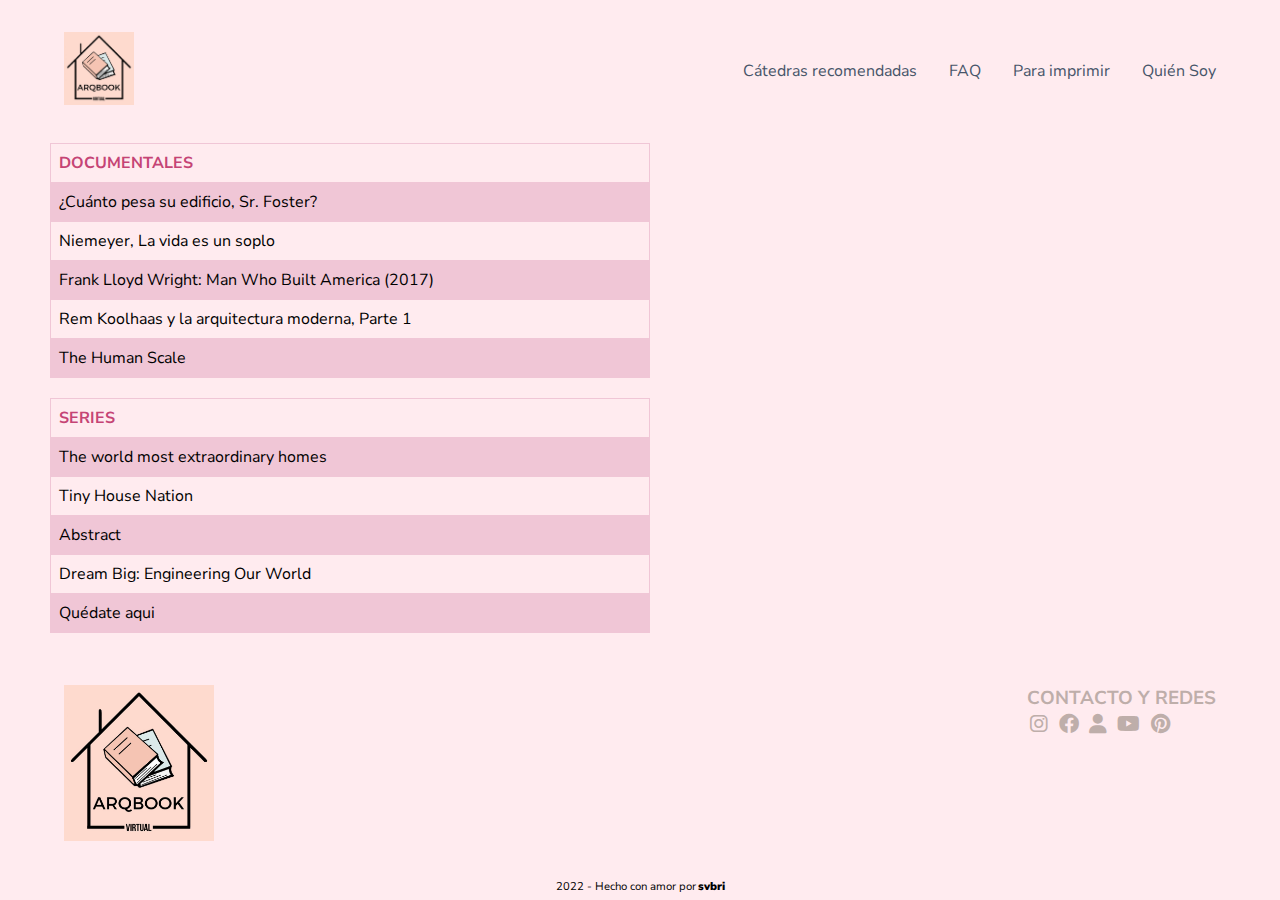
<file: web/recomendaciones.html>
<!DOCTYPE html>
<html lang="en">

<head>
  <meta charset="UTF-8">
  <meta http-equiv="X-UA-Compatible" content="IE=edge">
  <meta name="viewport" content="width=device-width, initial-scale=1.0">
  <link rel="stylesheet" href="assets/styles/styles.css" rel="stylesheet">
  <link rel="stylesheet" href="assets/css/all.css" rel="stylesheet">
  <title>SERIES, DOCUMENTALES Y PELÍCULAS</title>
</head>

<body>
  <header>
    <nav>
        <a href="https://svbri.github.io/arqbook-prueba/web" class="nav"><img
                src="img/arqnook-scaled-e1611240845398.jpg" alt="logo" class="nav-logo"></a>
        <ul class="nav-menu">
            <li class="nav-item">
                <a href="#">Cátedras recomendadas</a>
            </li>
            <li class="nav-item">
                <a href="https://svbri.github.io/arqbook-prueba/web/faq.html">FAQ</a>
            </li>
            <li class="nav-item">
                <a href=" #">Para imprimir</a>
            </li>
            <li class="nav-item">
                <a href="#">Quién Soy</a>
            </li>
        </ul>
        <div class="hamburger">
            <span class="bar"></span>
            <span class="bar"></span>
            <span class="bar"></span>
        </div>
    </nav>
</header>

  <table>
    <tr>
      <th>DOCUMENTALES</th>
    </tr>
    <tr>
      <td>¿Cuánto pesa su edificio, Sr. Foster?</td>
    </tr>
    <tr>
      <td>Niemeyer, La vida es un soplo</td>
    </tr>
    <tr>
      <td>Frank Lloyd Wright: Man Who Built America (2017)</td>
    </tr>
    <tr>
      <td>Rem Koolhaas y la arquitectura moderna, Parte 1</td>
    </tr>
    <tr>
      <td>The Human Scale</td>
    </tr>
  </table>

  <table>
    <tr>
      <th>SERIES</th>
    </tr>
    <tr>
      <td>The world most extraordinary homes</td>
    </tr>
    <tr>
      <td>Tiny House Nation</td>
    </tr>
    <tr>
      <td>Abstract</td>
    </tr>
    <tr>
      <td>Dream Big: Engineering Our World</td>
    </tr>
    <tr>
      <td>Quédate aqui</td>
    </tr>
  </table>

  <footer>
    <div class="footer">
      <div>
        <a href="#" class="nav">
          <img src="img/arqnook-scaled-e1611240845398.jpg" alt="logo" class="footer-logo">
        </a>
      </div>
      <div class="contactinfo">
        <h3>CONTACTO Y REDES</h3>
        <div id="socials">
          <i class="fa fa-brands fa-instagram"></i>
          <i class="fa fa-brands fa-facebook"></i>
          <i class="fa fa-solid fa-user"></i>
          <i class="fa fa-brands fa-youtube"></i>
          <i class="fa fa-brands fa-pinterest"></i>
        </div>
      </div>
    </div>
    <p>2022 - Hecho con amor por <a href="#" class="svbri">svbri</a></p>
  </footer>
</body>

</html>
</file>
<file: web/assets/styles/styles.css>
@import url('https://fonts.googleapis.com/css2?family=Nunito+Sans:ital,wght@0,400;0,600;0,900;1,400&display=swap');

@media only screen and (max-width: 768px) {
    .nav-menu {
        position: fixed;
        left: -100%;
        top: 5rem;
        flex-direction: column;
        z-index: 1;
        background-color: #fff;
        width: 100%;
        border-radius: 10px;
        text-align: center;
        transition: 0.3s;
        box-shadow:
            0 10px 27px rgba(0, 0, 0, 0.05);
    }

    .nav-menu.active {
        left: 0;
    }

    .nav-item {
        margin: 2.5rem 0;
    }

    .hamburger {
        display: block !important;
        cursor: pointer;
    }

    .hamburger.active .bar:nth-child(2) {
        opacity: 0;
    }

    .hamburger.active .bar:nth-child(1) {
        transform: translateY(8px) rotate(45deg);
    }

    .hamburger.active .bar:nth-child(3) {
        transform: translateY(-8px) rotate(-45deg);
    }
}


* {
    margin: 0;
    padding: 0;
    box-sizing: border-box;
}

html {
    /* font-size: 62.5%; */
    font-family: 'Nunito Sans', sans-serif;
    background-color: #ffebef;
}

li {
    list-style: none;
}

a {
    text-decoration: none;
}

/* Header */
.faq-header {
    background-color: #ffebef;
}

nav {
    display: flex;
    justify-content: space-between;
    align-items: center;
    padding: 2rem 4rem;
}

.nav-menu {
    display: flex;
    justify-content: space-between;
    align-items: center;
}

.nav-item {
    margin-left: 2rem;
}

.nav-item a{
    /*font-size: 1.6rem;*/
    position: relative;
    font-weight: 400;
    color: #475569;
}

.nav-item a::after {
    position: absolute;
    content: "";
    width: 100%;
    height: 2px;
    top: 100%;
    left: 0;
    background: #ff0037;
    transition: transform 0.5s;
    transform: scaleX(0);
    transform-origin: left;
}
  
nav ul li a:hover::after {
    transform: scaleX(1);
}

.fa-magnifying-glass {
    padding-left: 2rem;
}

.nav-logo {
    width: 70px;
}

.hamburger {
    display: none;
}

.bar {
    display: block;
    width: 25px;
    height: 3px;
    margin: 5px auto;
    -webkit-transition: all 0.3s ease-in-out;
    transition: all 0.3s ease-in-out;
    background-color: #9e0000;
}

/* Body */
.hero-container {
    display: flex;
    position: relative;
    /*width: calc(100% - 20px * 2);*/
    max-width: 1250px;
    margin: 0 auto;
}

.hero {
    display: flex;
    justify-content: space-between;
    top: 0;
    width: 100%;
    height: 100%;
    padding: 2rem 5rem;
}

.hero-text {
    position: relative;
    display: flex;
    align-items: flex-end;
}

.h2-text {
    position: absolute;
    display: flex;
    align-items: flex-end;
    font-size: 40px;
    width: 370px;
    letter-spacing: 10px;
}
.square {
    position: absolute;
    bottom: 200px;
    left: -10px;
    z-index: -1;
    background-color: #ecede8;
    height: 50px;
    width: 150px;
}

.images {
    max-width: 600px;
}


.lecorbu {
    display: flex;
    justify-content: center;
    align-items: center;
    flex-direction: column;
    margin-top: 50px;
    color: #475569;
}

.quote {
    font-style: italic;
}

.author {
    text-decoration: underline;
    letter-spacing: 0.1rem;
}

/* .container-items {
    display: flex;
    justify-content: center;
    align-items: center;
    margin: 3rem;
} */
/* Carousel */
/* .carousel {
    width: 100%;
    margin: 0px 60px;
}

.item-list {
    position: relative;
    display: flex;
    align-items: center;
    width: fit-content;
    height: 190px;
    padding: 10px 0px;
    margin: 0px auto;
    max-width: 80vw;
    overflow: hidden;
}

.item-track {
    position: relative;
    top: 0;
    left: 0;
    display: flex;
    justify-content: center;
    transition: .5s ease-in-out;
}

.item {
    position: relative;
    width: 250px;
    padding: 3rem 1rem 1rem 1rem;
    float: left;
    box-sizing: border-box;
    display: flex;
    height: 150px; /*100%;*//*
    background-color: #fff;
    border-radius: 3px;
    margin-left: 20px;
}

.item-arrow {
    border-radius: 30px;
    background-color: #ff0033;
    position: absolute;
    z-index: 4;
    width: 48px;
    height: 48px;
    text-align: center;
    border: 0;
    cursor: pointer;
}

.item-arrow:focus {
    outline: 0;
}

.item-next {
    left: 0px;
}

.item-righy {
    right: 0px;
}

.div-text-p {
    display: flex;
    align-items: center;
    justify-content: center;
    width: 530px;
    height: 150px;
    margin: 10px auto;
    background-color: rgb(222, 236, 235);
    border-radius: 15px;
} */

/* Carousel */
.carousel{
    width: 100%;
    margin: 60px 0px;
}
/* .carousel h4{
    font-size: 26px;
    line-height: 38px;
    padding-bottom: 24px;
    opacity: .9;
    text-transform: uppercase;
    letter-spacing: 10px;
    text-align: center;
} */

/* images */

.slick-list{
    position: relative;
    display: flex;
    align-items: center;
    width: fit-content;
    height: 180px;
    padding: 10px 0px;
    margin: 0px auto;
    max-width: 80vw;
    overflow: hidden;
}
.slick-track{
    position: relative;
    top: 0;
    left: 0;
    display: flex;
    justify-content: center;
    transition: .5s ease-in-out;
}
.slick{
    position: relative;
    width: 275px;
    padding: 0 18px;
    float: left;
    box-sizing: border-box;
    display: flex;
    height: 100%;
}

.slick h4{
    /* position: absolute; */
    z-index: 1;
    font-size: 16px;
    line-height: 23px;
    color: rgb(148, 0, 0);
    padding: 15px;
}

.slick div {
    object-fit: cover;
    height: 150px;
    width: 100%;
    border-radius: 4px;
    background-color: #ffffff;
    box-shadow: 0 2px 5px 0 rgba(100, 21, 54, 0.226);
    transition: .3s ease-in-out;
    /* display: flex;
    flex-direction: column; */
}

/* .slick a img{
    object-fit: cover;
    height: 300px;
    width: 100%;
    border-radius: 4px;
    box-shadow: 0 2px 5px 0 rgba(0,0,0,.5);
    transition: .3s ease-in-out;
} */
.slick a:hover{
    opacity: .85;
}

.slick p {
    padding-left: 20px;
    color: rgb(83, 83, 83);
}

/* buttons */

.slick-arrow{
    border-radius: 30px;
    background-color: rgba(255, 255, 255, 0);
    position: absolute;
    z-index: 4;
    width: 48px;
    height: 48px;
    text-align: center;
    /* box-shadow: 0 2px 5px 0 rgba(0,0,0,.15); */
    border: 0;
    cursor: pointer;
}
.slick-arrow:focus{
    outline: 0;
}
.slick-arrow svg{
    width: 12px;
    height: 100%;
    color: rgba(0, 0, 0, 0.7);
}
.slick-prev{
    left: 0px;
}
.slick-next{
    right: 0px;
}

.div-text-p {
    display: flex;
    align-items: center;
    justify-content: center;
    width: 530px;
    height: 150px;
    margin: 10px auto;
    background-color: rgb(222, 236, 235);
    border-radius: 15px;
}

.text-p {
    display: flex;
    align-items: center;
    justify-content: center;
    width: 270px;
    height: 60px;
    background-color: #fff;
    border: 2px #475569 solid;
}

.text-p p {
    color: black;
    font-weight: 900;
}

/* Contacto */
#contacto {
    display: flex;
    justify-content: center;
    align-items: center;
    flex-direction: column;
}

.form-container {
    display: flex;
    justify-content: center;
    align-items: center;
}

form {
    display: flex;
    flex-direction: column;
    width: 600px;
    margin: 30px;
}

textarea {
    font-family: 'Nunito Sans';
    font-weight: 900;
}

textarea:focus {
    outline: none;
    background-color: #bb5f5f;
    color: #fff8f8;
    font-family: 'Nunito Sans';
}

#fname:focus, #femail:focus, #ftext:focus {
    outline: none;
    background-color: #a4c6d4;
    color: #fff8f8;
}

#fname, #femail, #ftext {
    padding: 10px;
    font-weight: 400;
    background-color: #fff8f8;
    color: #9e0000;
    border: solid 1px #f1c4d5;
    border-radius: 3px;
    margin-bottom: 10px;
}

label {
    font-weight: 900;
}

#sub-button {
    border: none;
    background-color: #bb5f5f;
    font-weight: 900;
    border-radius: 3px;
    padding: 10px;
}

#sub-button:hover {
    color: #bb5f5f;
    background-color: #000;
    cursor: pointer;
}

/*Timeline index*/
.timeline {
    display: flex;
    justify-content: center;
    align-items: center;
    flex-direction: column;
}

/* Contact index */
.contact-container {
    display: flex;
    position: relative;
    width: calc(100% - 80px * 2);
    margin: 0 auto;
}

.white-container {
    background-color: #fff;
    width: 100%;
    min-height: 400px;
}

#profile {
    display: flex;
    flex-direction: column;
    align-items: center;
    justify-content: center;
}

.textitos {
    padding: 30px 0px 30px 0px;
    width: 450px;
    text-align: center;
}

.profile {
    padding-top: 80px;
    width: 300px;
}

.profile div p {
    display: block;
    text-align: center;
}

/*FAQ*/
/* #faq {
    /* background-color: #f1f6f8;
} */

.faq {
    display: flex;
    justify-content: center;
    align-items: center;
}

.faq-container {
    width: 700px;
}

/*.faq-container h2 {
    /* color: rgb(126, 135, 148);
    color: #bb5f5f;
}*/

.faq-title {
    margin-bottom: 10px;
}

.title-arrow {
    display: flex;
    justify-content: space-between;
}

.fa-circle-chevron-down {
    cursor: pointer;
    font-size: 18px;
    color: #bb5f5f;
}

#item-title {
    font-size: 18px;
    font-weight: 600;
}
.faq-item {
    font-size: 80%;
    margin-bottom: 10px;
    margin-top: 10px;
}

/* #item-content {
    padding: 12px;
} */

.item-content-container {
    height: 0px;
    overflow: hidden;
    padding: 0px;
}

hr {
    border-color: #fffcfc;
}

#general {
    background-color: #fff4f5;
    padding: 20px;
    border-radius: 5px;
    border: 1px solid #f1d6d8;
    margin-bottom: 20px;
}

.container-guide {
    background-color: #fff4f5;
    position: absolute;
    width: 250px;
    padding: 20px;
    margin-left: -260px;
    border-radius: 5px;
    border: 1px solid #f1d6d8;
}

.guide-item {
    font-weight: 600;
    color: #9e0000;
}

.guide-item a:visited {
    color: #9e0000;
}

.faq-mail {
    font-weight: 900;
    color: #a4c6d4;
}

.faq-mail:hover {
    text-decoration: underline;
    color: #c54475;
}

/* Recomendaciones */
table {
    border-collapse: collapse;
    margin-left: 50px;
    margin-bottom: 20px;
/*     display: flex;
    align-items: center;
    justify-content: center; */
    width: 600px;
}

th {
    color: #c54475;
}

td, th {
    border: 1px solid #f0c6d6;
    text-align: left;
    padding: 8px;
}
  
tr:nth-child(even) {
    background-color: #f0c6d6;
}


.timeline-img{
   width: 900px;
}
/* Footer */

.footer {
    display: flex;
    justify-content: space-between;
    padding: 2rem 4rem;
    color: rgb(190, 174, 170);
}

.footer-logo {
    width: 150px;
}

/* #socials {
    padding: 2rem;
} */

.fa {
    font-size: 20px;
    padding: 0.2rem;
}

footer > p{
    display: flex;
    align-items: center;
    justify-content: center;
    font-size: 70%;
}
.svbri {
    color: black;
    font-weight: 900;
    margin-left: 2px;
}
</file>
